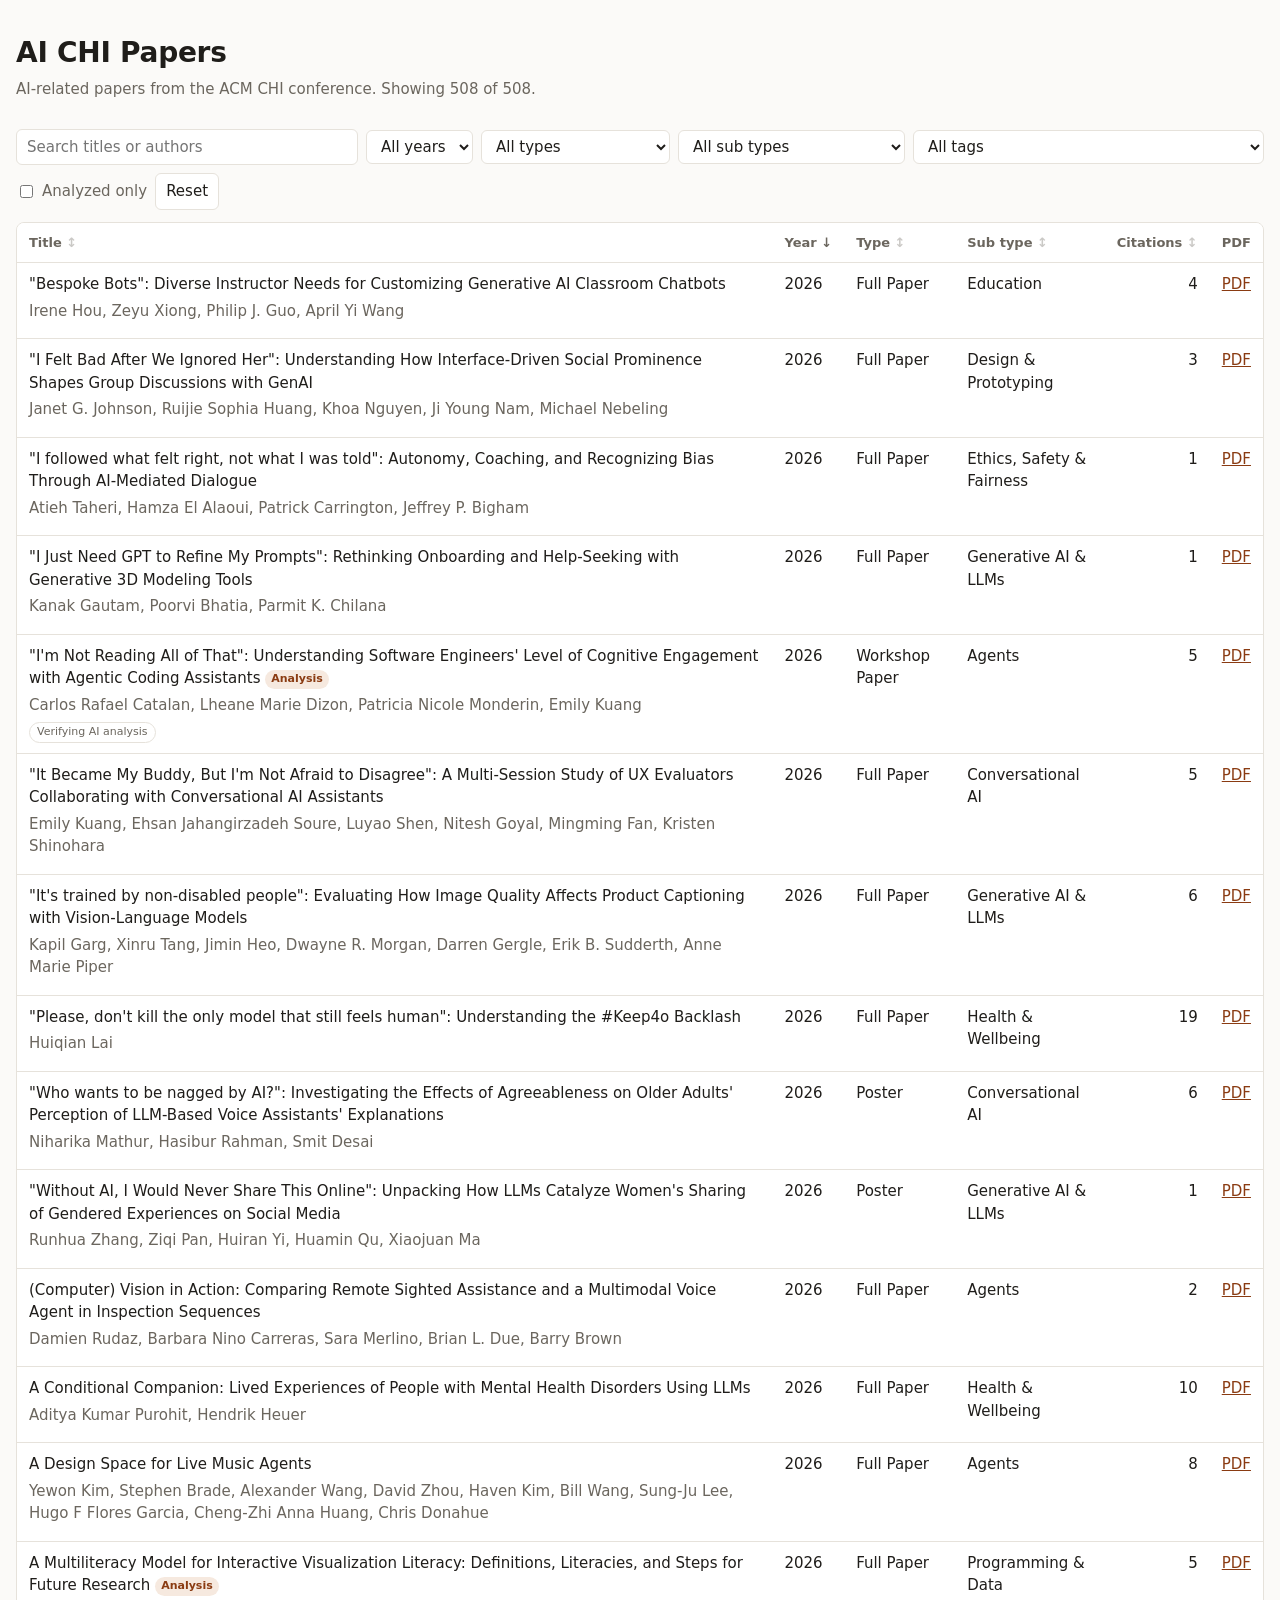
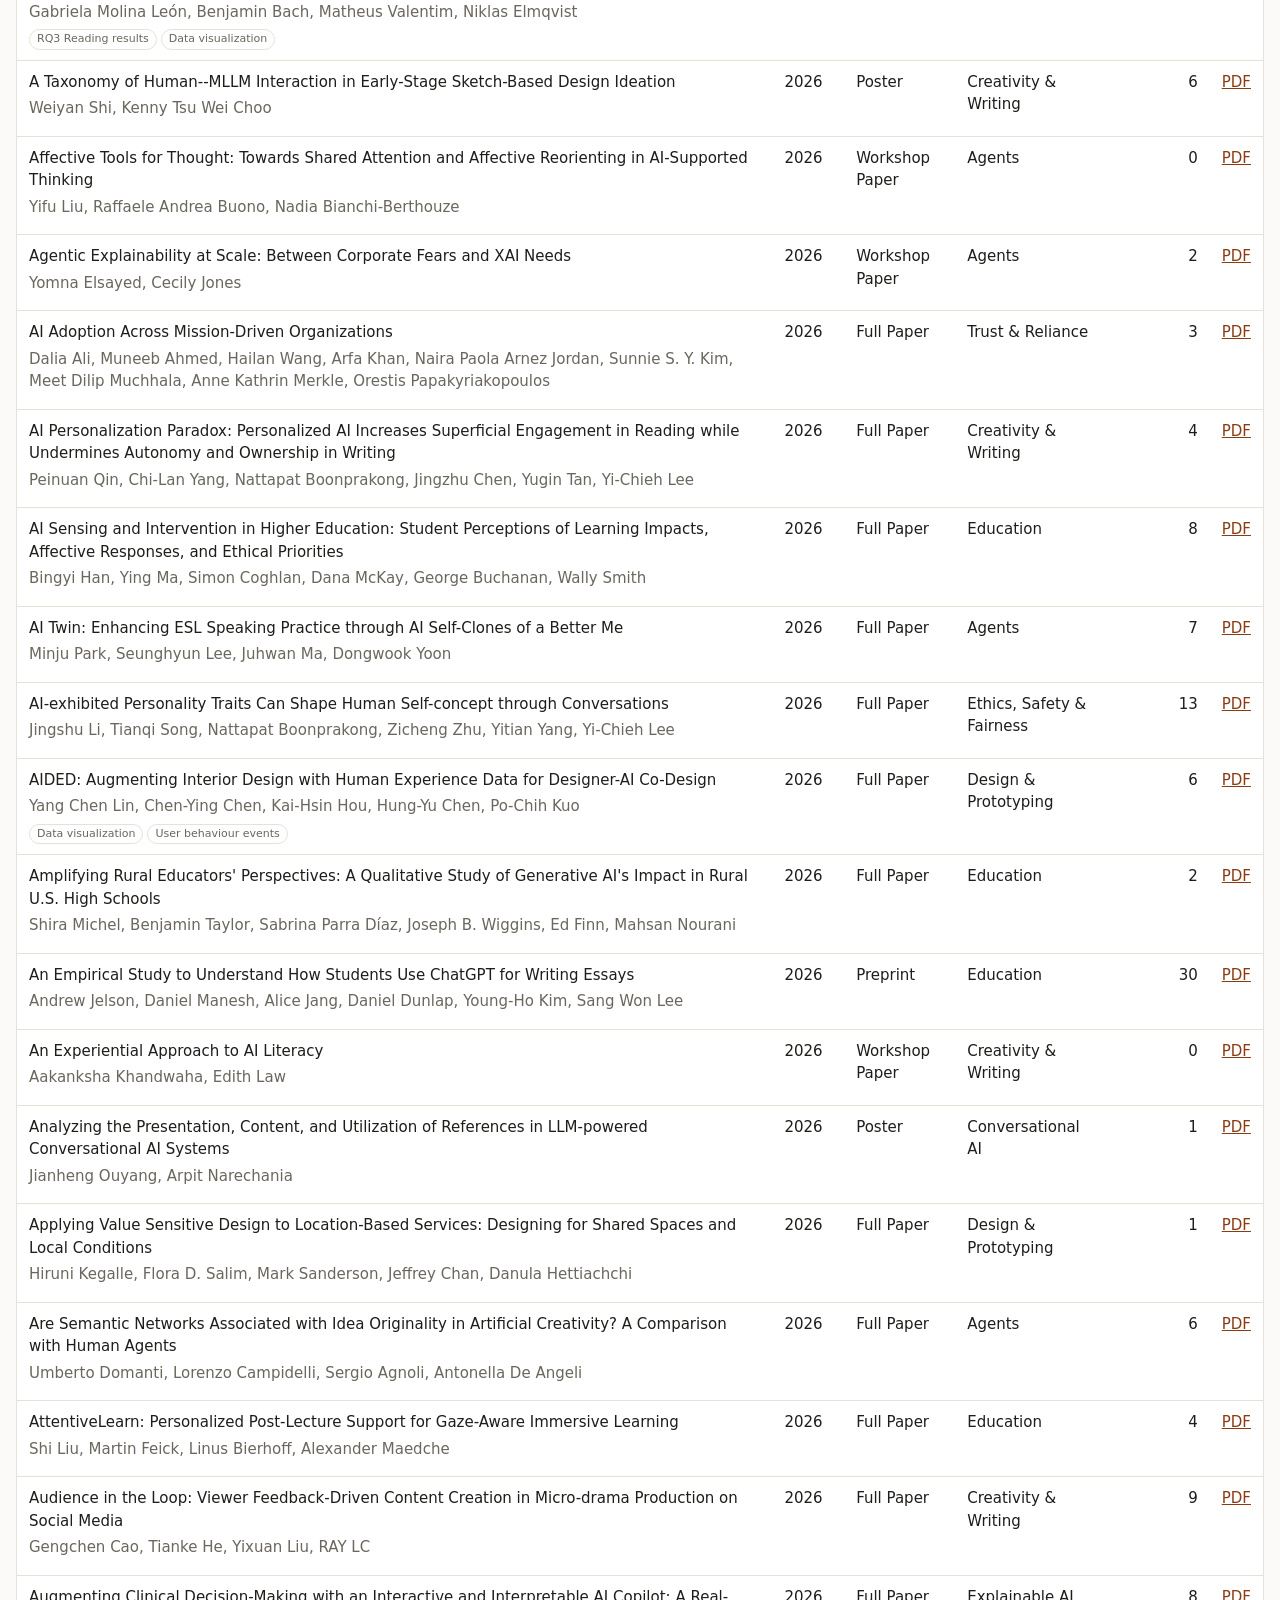
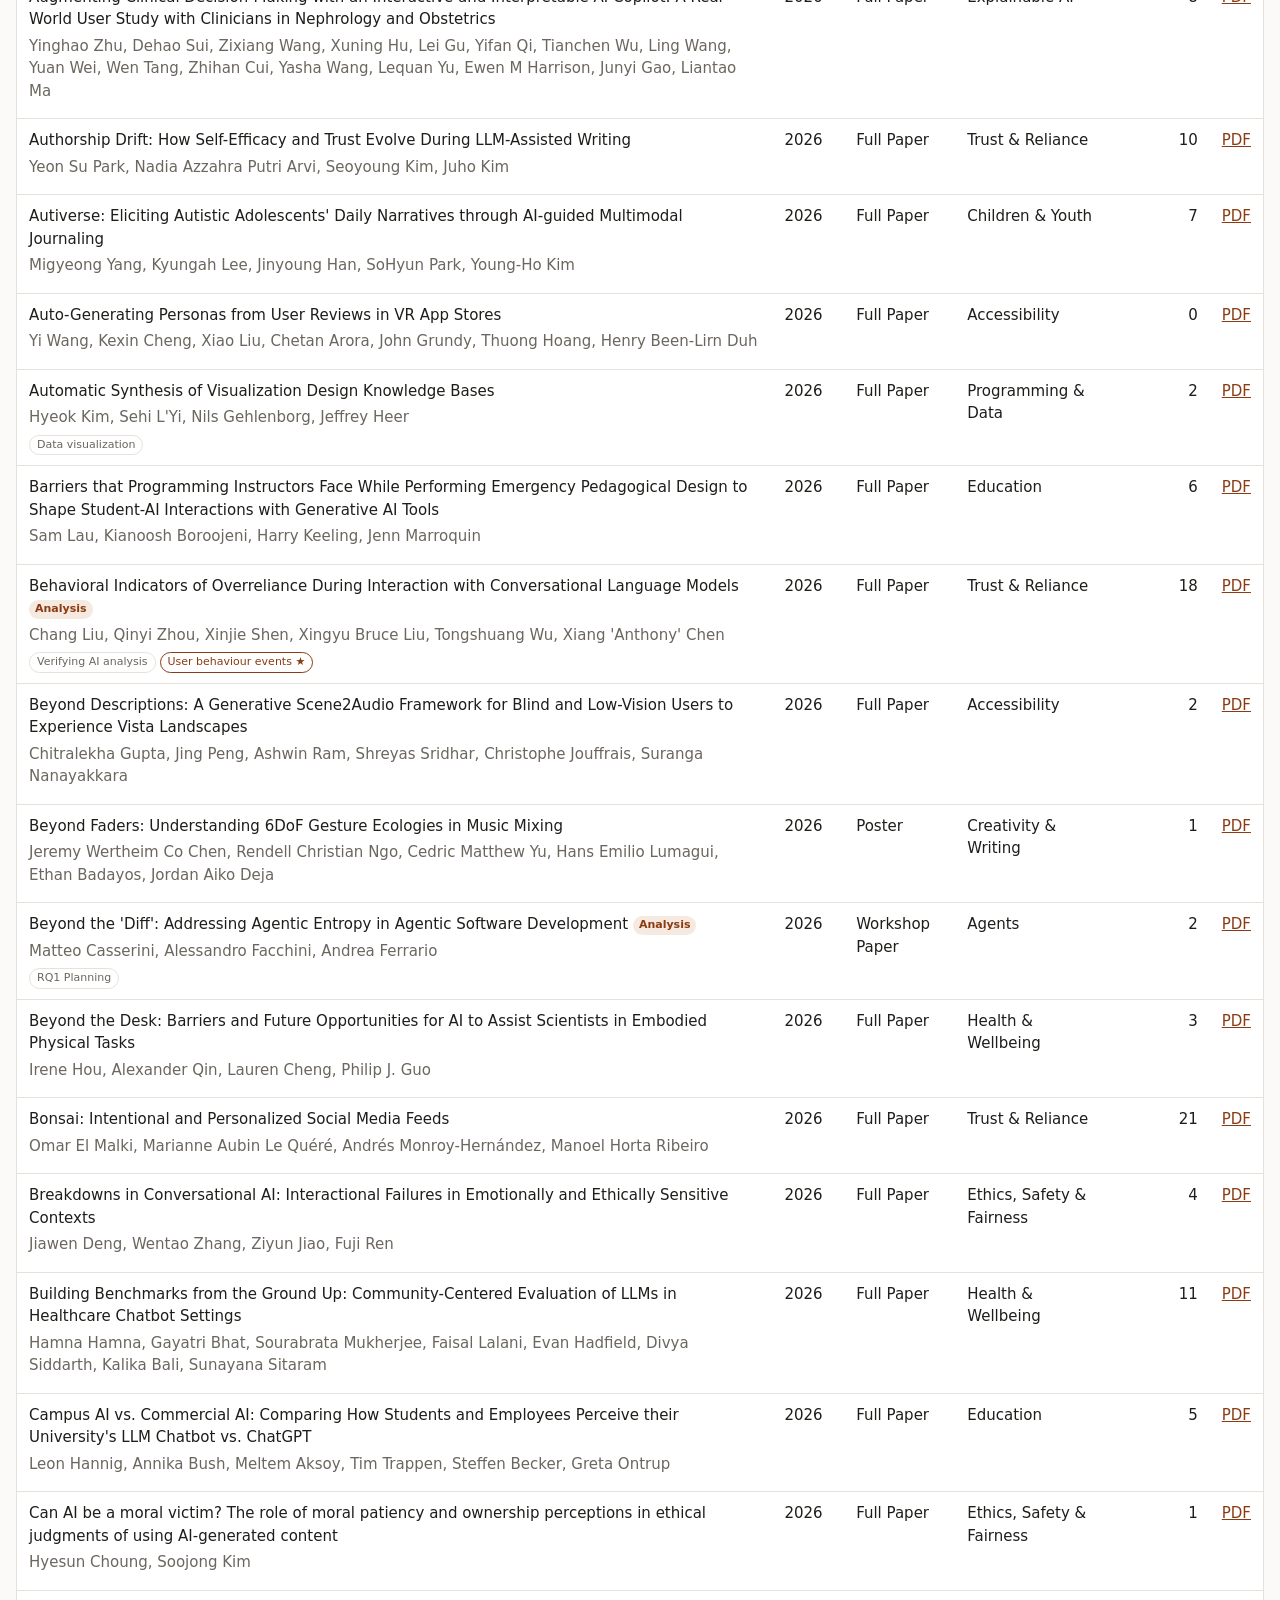
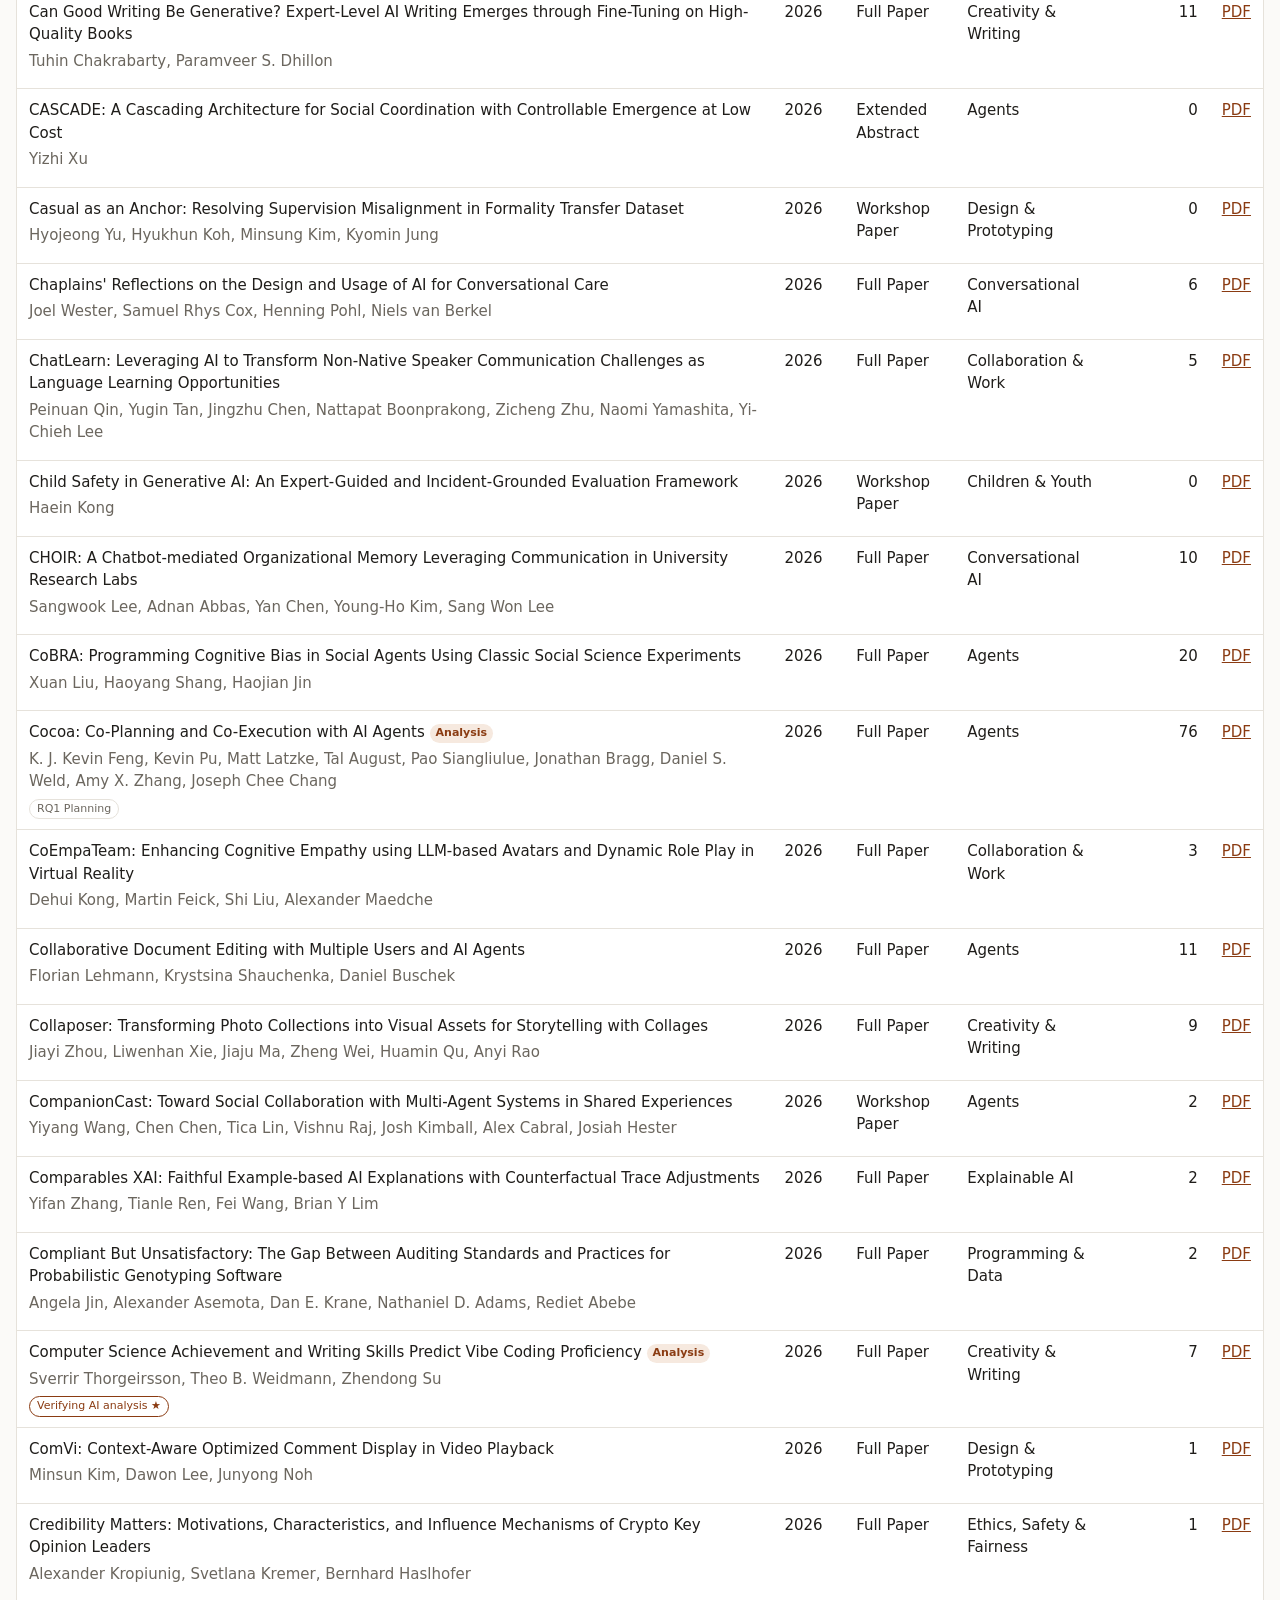
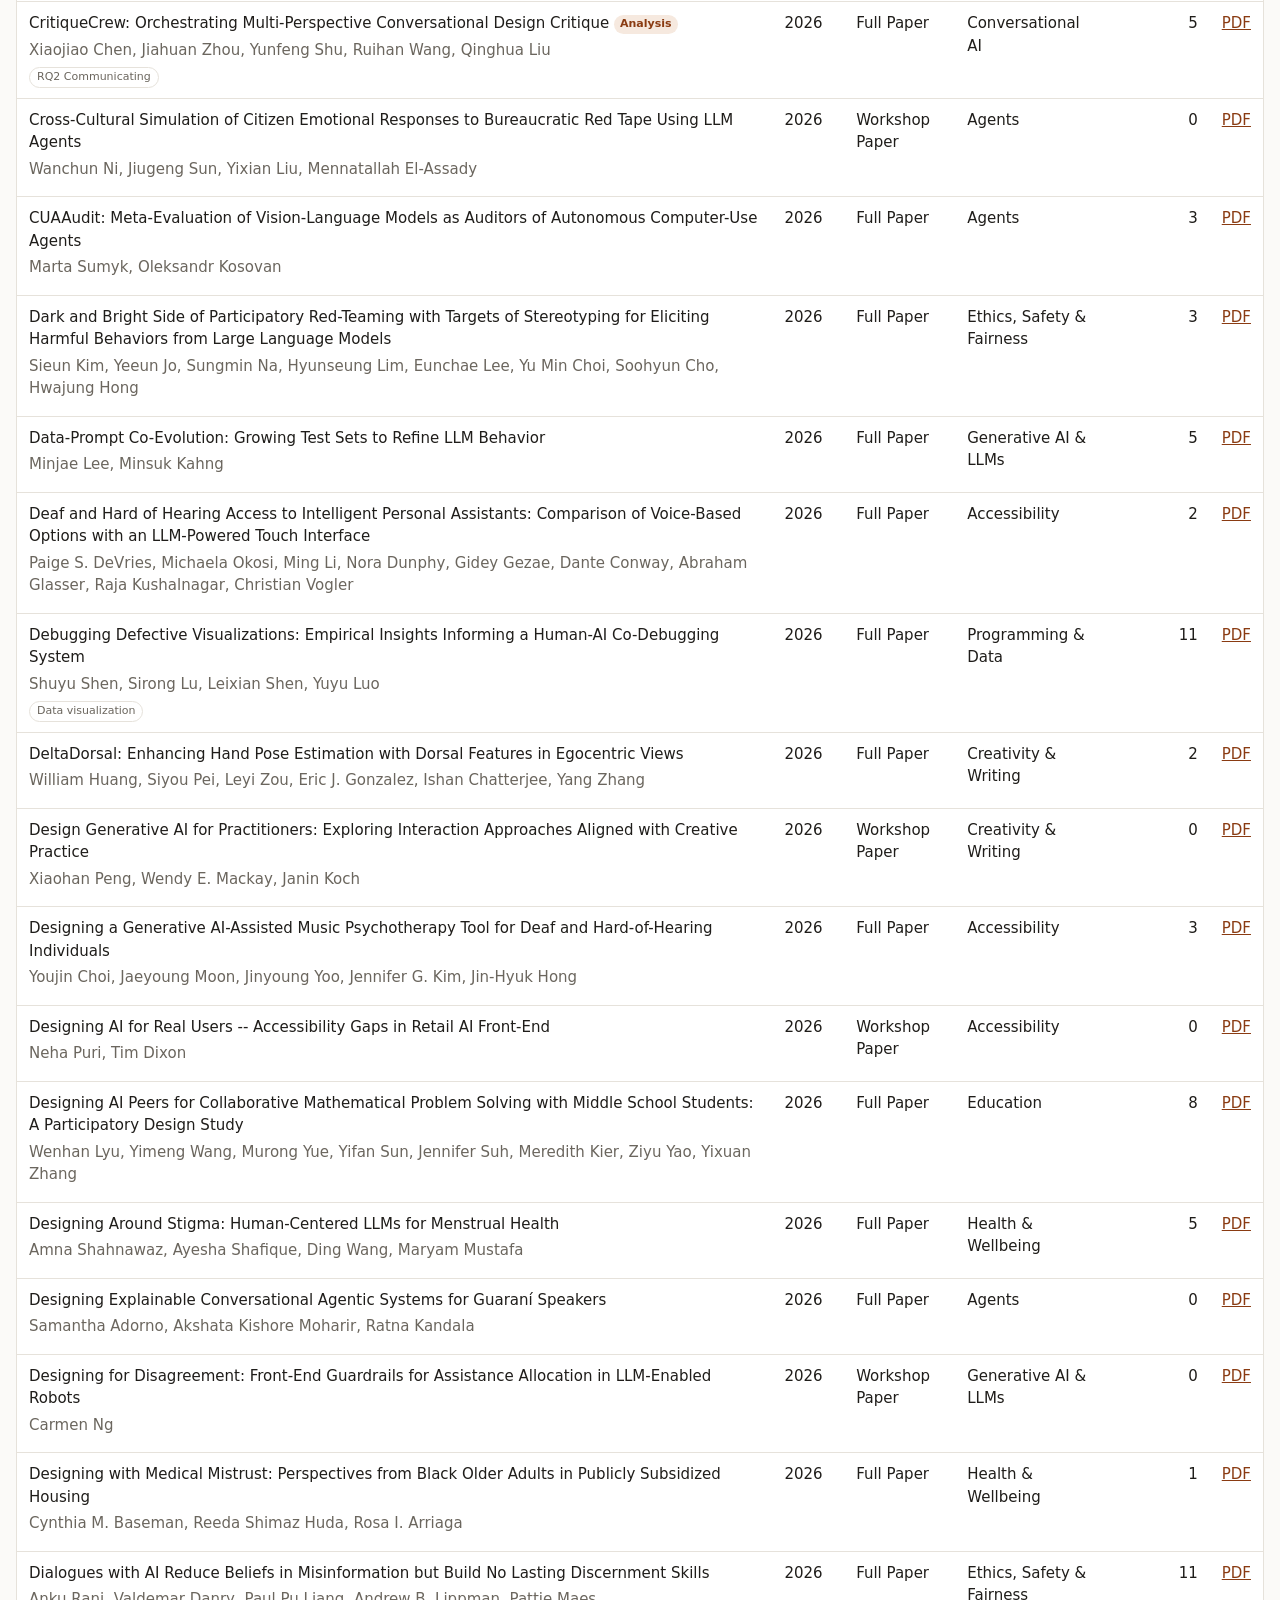
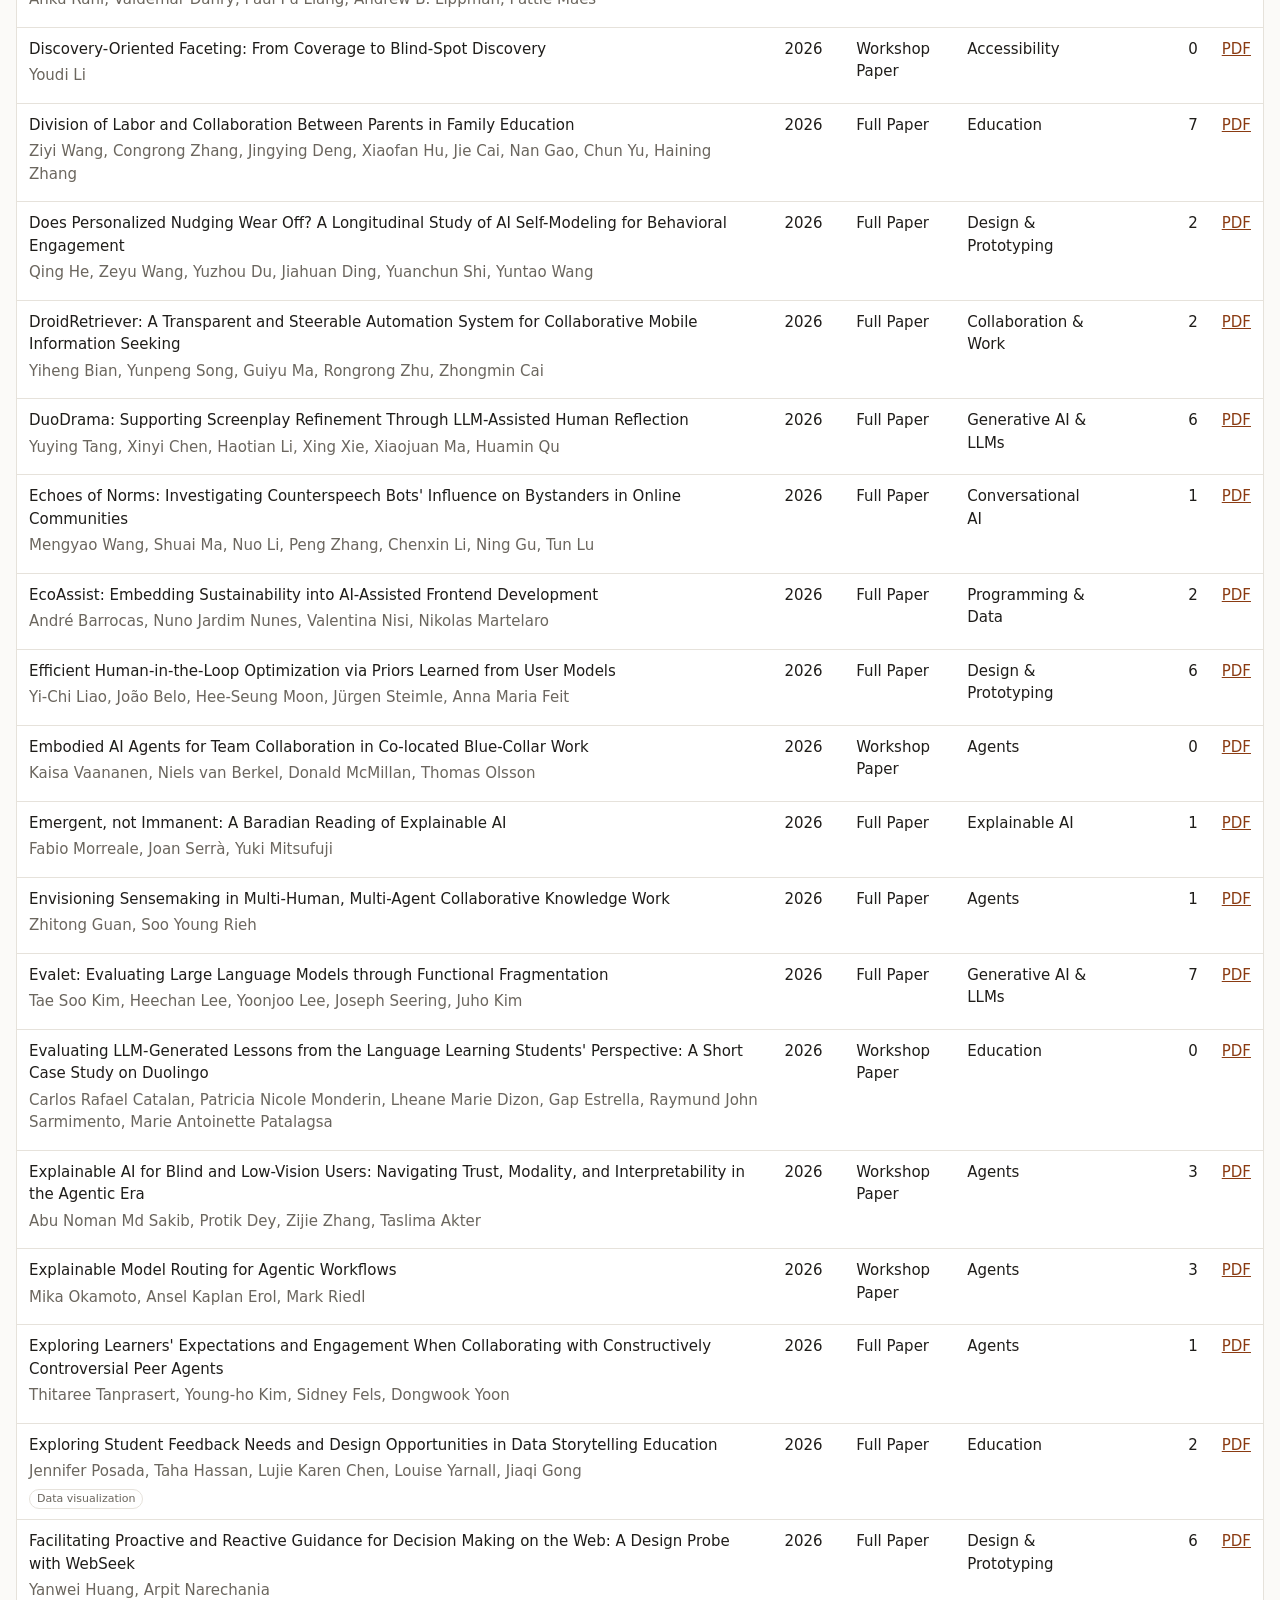
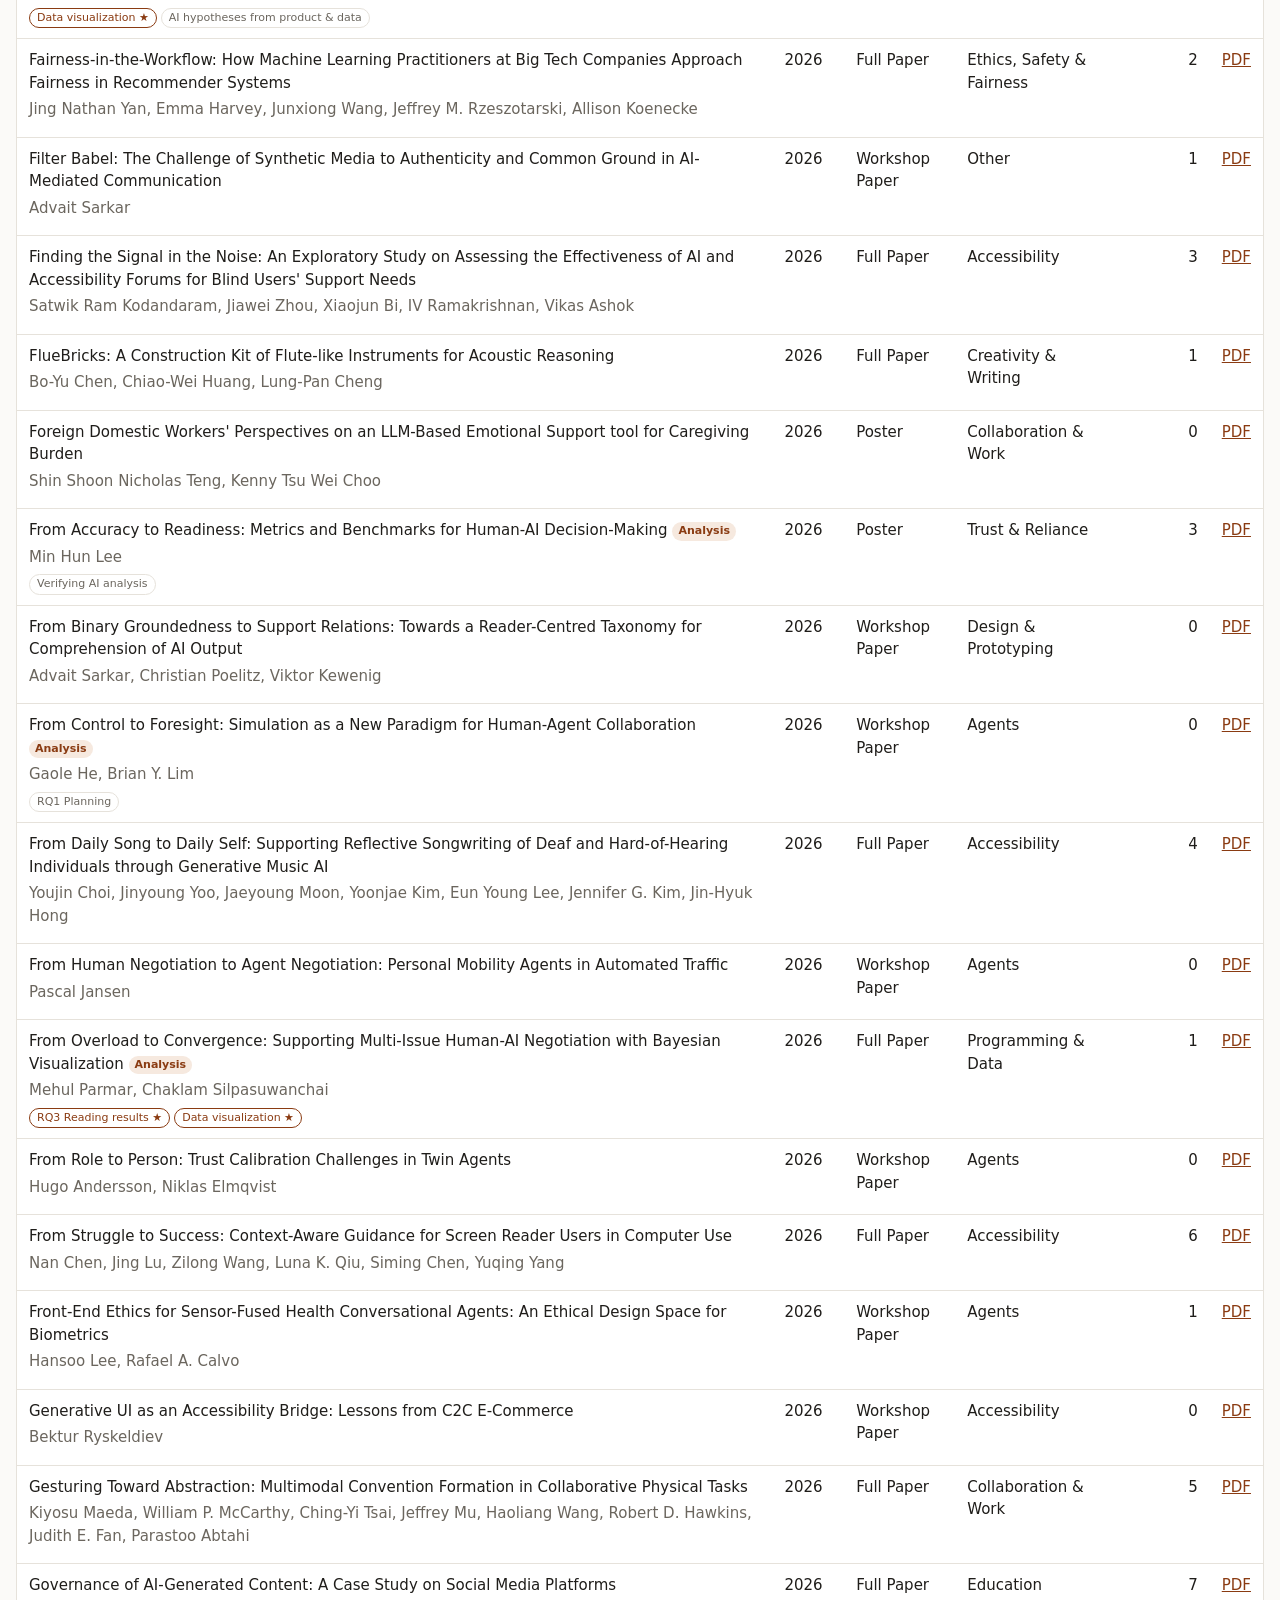
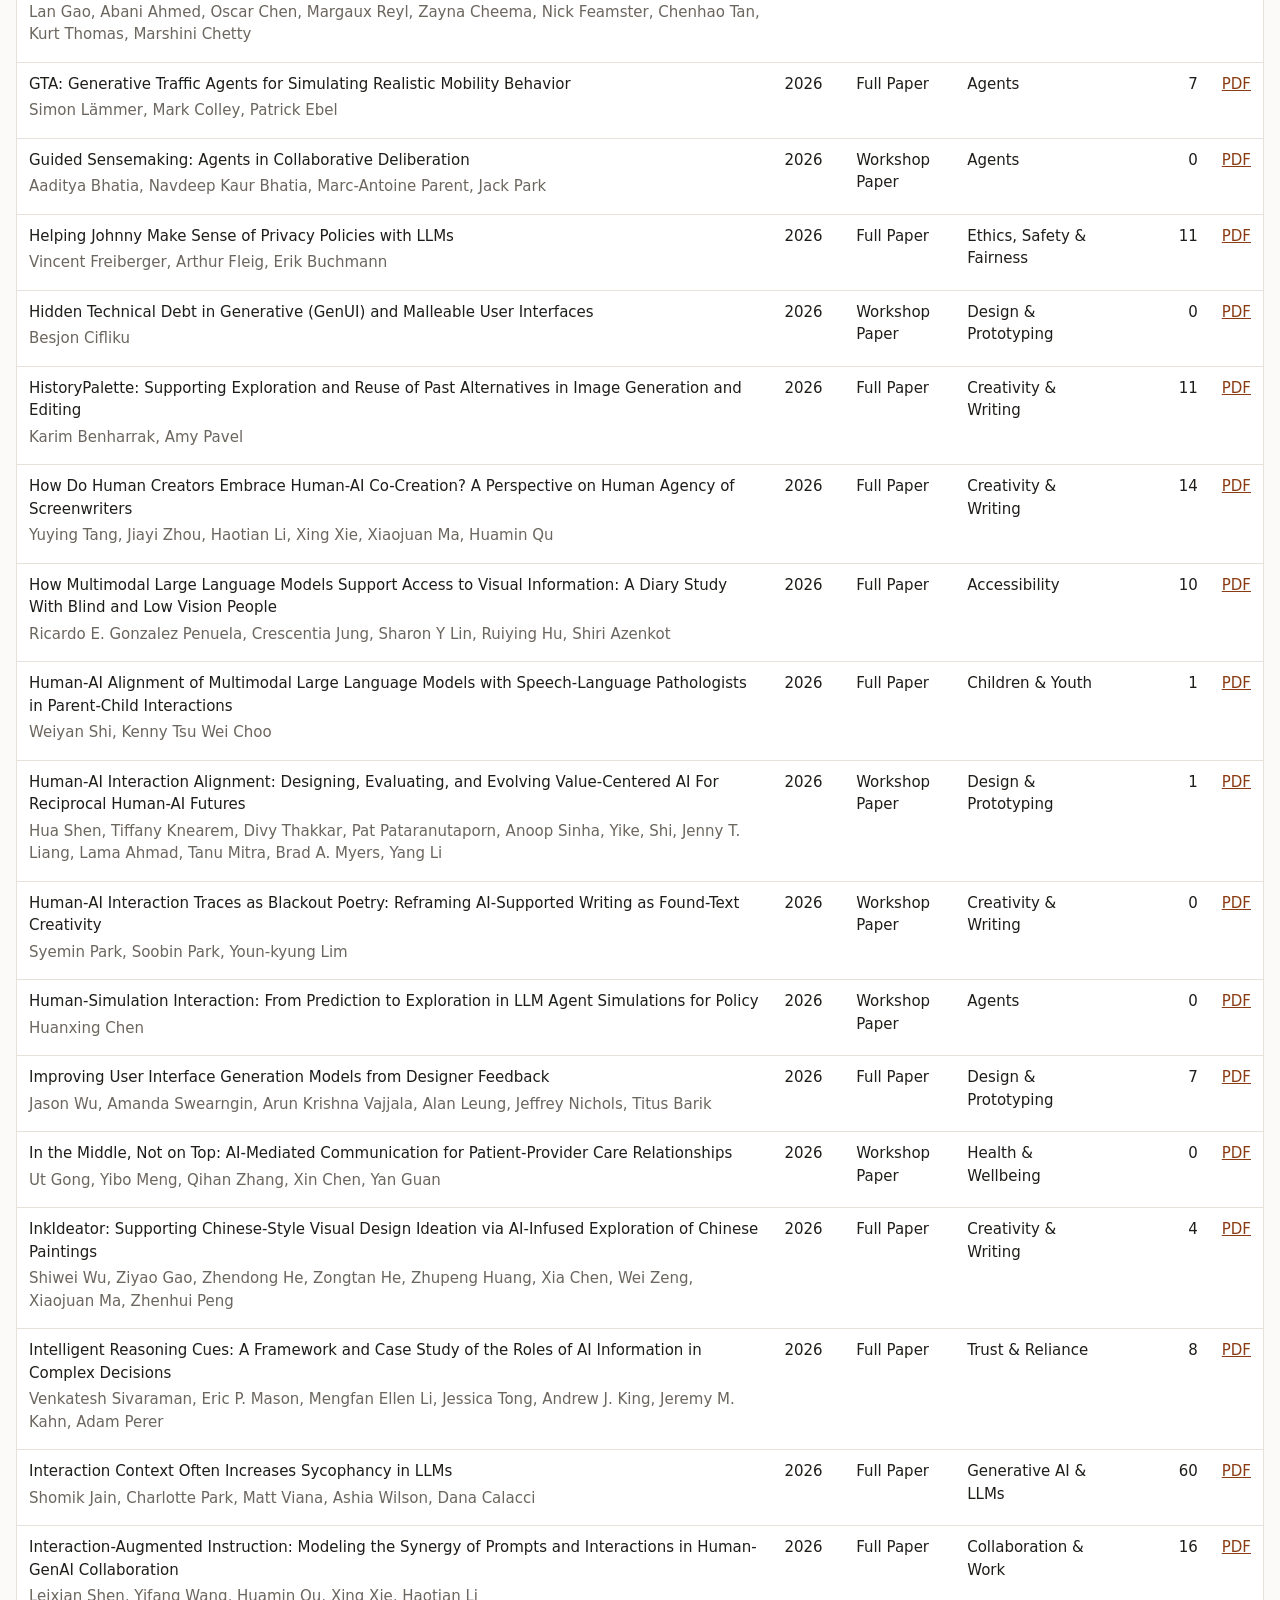
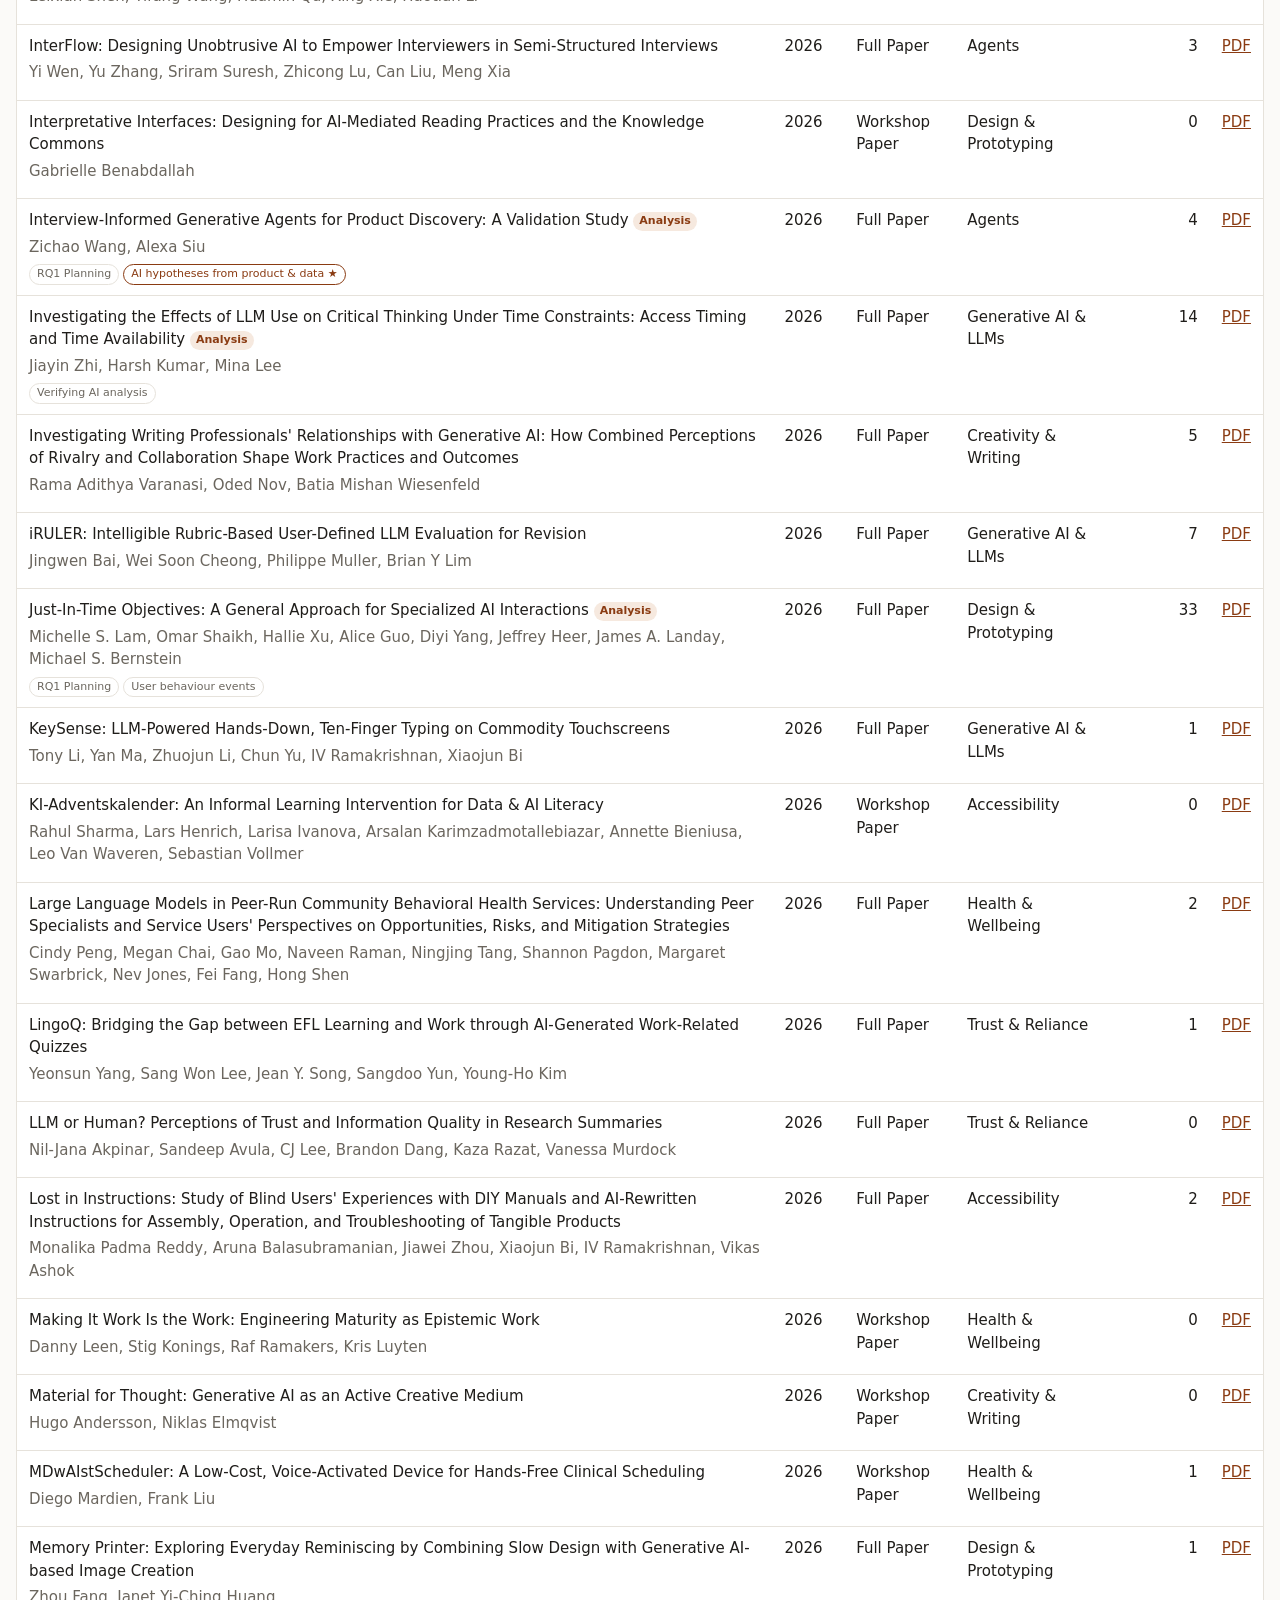
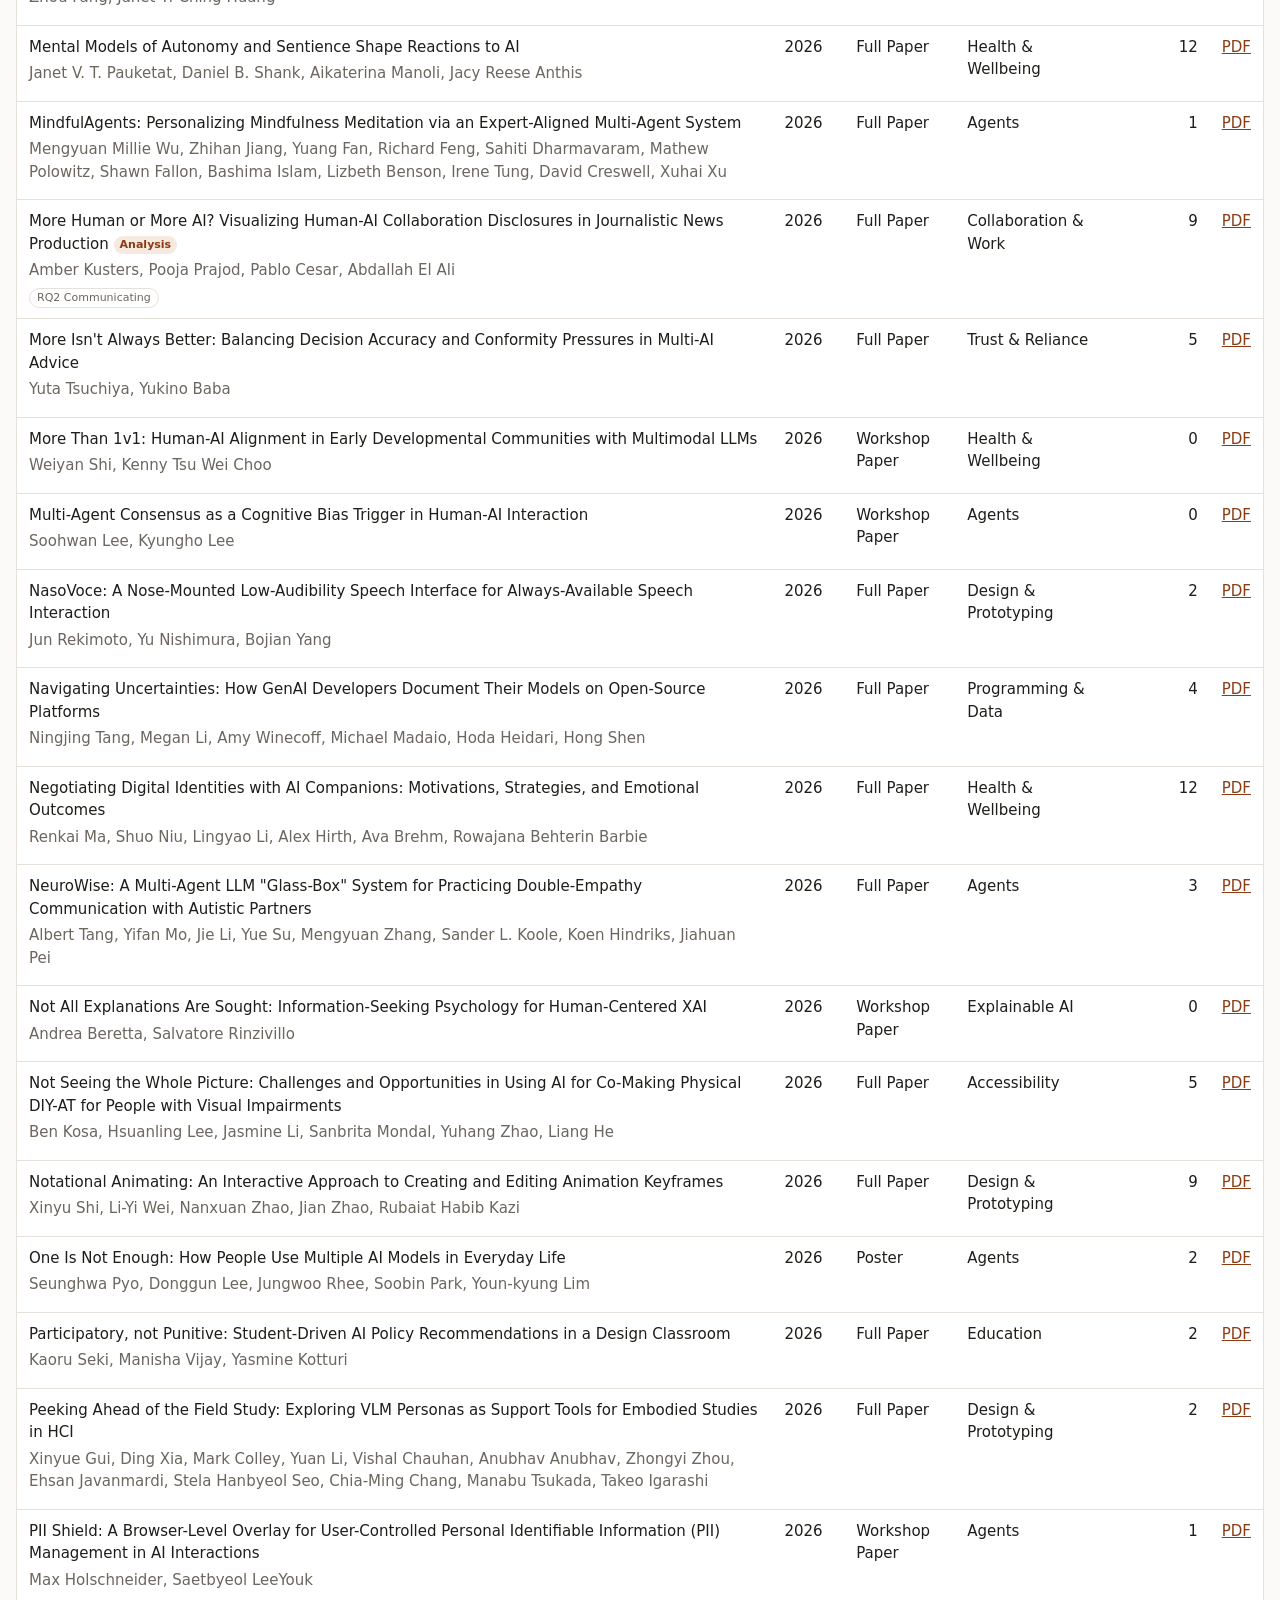
<file: index.html>
<!doctype html>
<html lang="en">
<head>
  <meta charset="utf-8">
  <meta name="viewport" content="width=device-width, initial-scale=1">
  <title>AI CHI Papers</title>
  <link rel="stylesheet" href="assets/style.css">
</head>
<body>
  <header class="page-header">
    <h1>AI CHI Papers</h1>
    <p class="subtitle">AI-related papers from the ACM CHI conference. <span id="count"></span></p>
  </header>

  <main>
    <section class="filters" aria-label="Filters">
      <input id="search" type="search" placeholder="Search titles or authors" aria-label="Search">
      <select id="filter-year" aria-label="Year"><option value="">All years</option></select>
      <select id="filter-type" aria-label="Type"><option value="">All types</option></select>
      <select id="filter-subtype" aria-label="Sub type"><option value="">All sub types</option></select>
      <select id="filter-tag" aria-label="Tag"><option value="">All tags</option></select>
      <label class="check"><input id="filter-important" type="checkbox"> Analyzed only</label>
      <button id="reset" type="button">Reset</button>
    </section>

    <div class="table-wrap">
      <table id="papers">
        <thead>
          <tr>
            <th data-key="title" class="sortable">Title</th>
            <th data-key="year" class="sortable">Year</th>
            <th data-key="type" class="sortable">Type</th>
            <th data-key="sub_type" class="sortable">Sub type</th>
            <th data-key="citations" class="sortable" title="Citation counts from Semantic Scholar, refreshed weekly">Citations</th>
            <th>PDF</th>
          </tr>
        </thead>
        <tbody></tbody>
      </table>
      <p id="empty" class="empty" hidden></p>
    </div>
  </main>

  <script src="assets/app.js"></script>
</body>
</html>
</file>
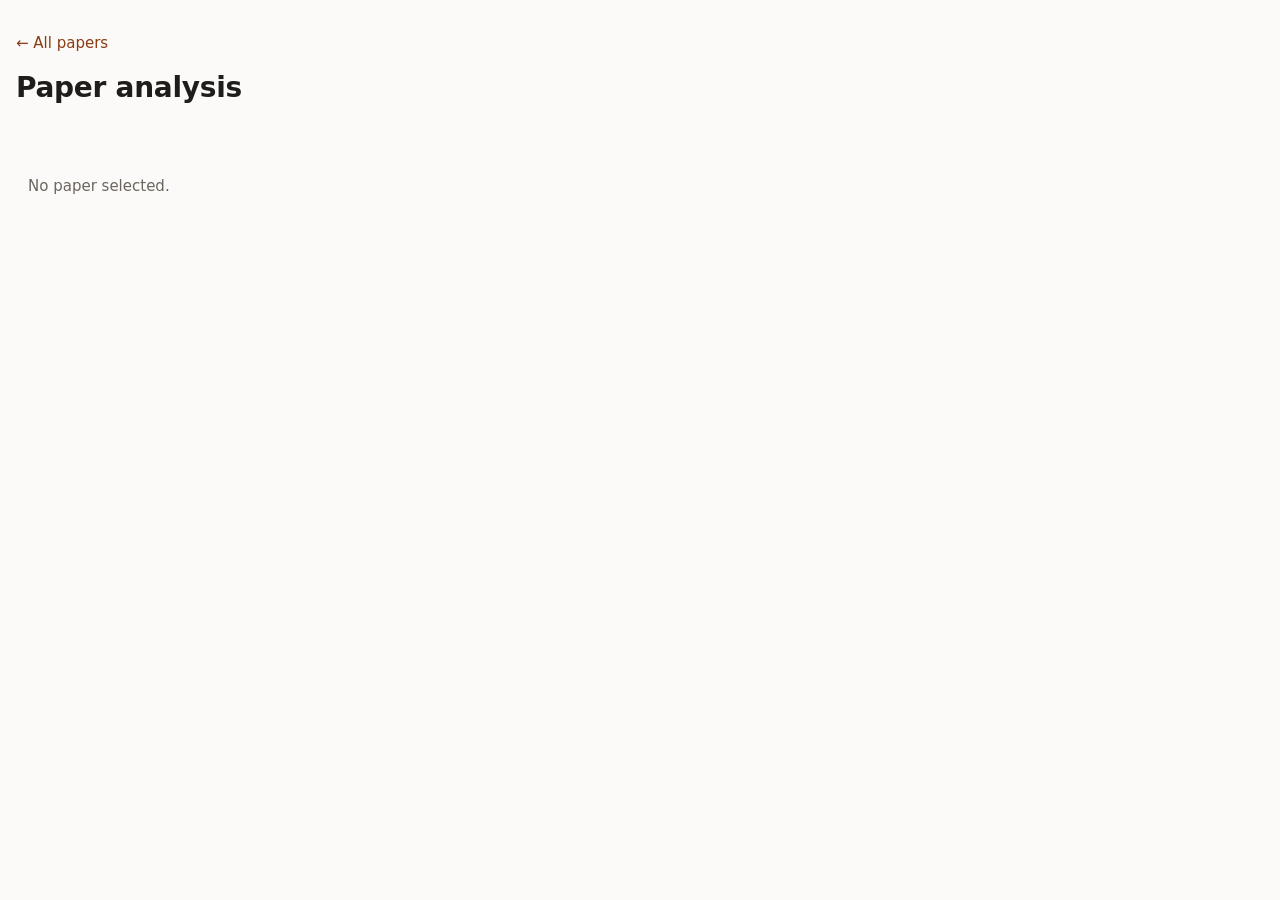
<file: paper.html>
<!doctype html>
<html lang="en">
<head>
  <meta charset="utf-8">
  <meta name="viewport" content="width=device-width, initial-scale=1">
  <title>Paper Analysis</title>
  <link rel="stylesheet" href="assets/style.css">
</head>
<body>
  <header class="page-header">
    <a class="back" href="index.html">&larr; All papers</a>
    <h1 id="title">Paper analysis</h1>
    <p class="authors" id="authors"></p>
    <p class="meta" id="meta"></p>
  </header>
  <main>
    <div id="hl-bar" class="hl-bar" hidden>
      <span class="hl-count"></span>
      <button type="button" class="hl-next" hidden>Jump to next</button>
      <button type="button" class="hl-clear" hidden>Clear all</button>
    </div>
    <article id="analysis" class="analysis"><p class="empty">Loading…</p></article>
  </main>
  <div id="hl-popup" class="hl-popup" hidden></div>
  <script src="assets/vendor/marked.min.js"></script>
  <script src="assets/vendor/purify.min.js"></script>
  <script src="assets/highlight.js"></script>
  <script src="assets/ask-ai.js"></script>
  <script src="assets/paper.js"></script>
</body>
</html>
</file>
<file: assets/style.css>
:root {
  --bg: #fbfaf8; --surface: #ffffff; --text: #1f1d1a; --muted: #6b665e;
  --border: #e6e2db; --accent: #8a3b12; --accent-soft: #f6e9df; --row-hover: #f5f2ec;
  color-scheme: light;
}
@media (prefers-color-scheme: dark) {
  :root:not([data-theme="light"]) {
    --bg: #181715; --surface: #211f1c; --text: #ece8e1; --muted: #a39d93;
    --border: #3a3631; --accent: #e8a27a; --accent-soft: #3a2a20; --row-hover: #2a2723;
    color-scheme: dark;
  }
}
* { box-sizing: border-box; }
body {
  margin: 0; background: var(--bg); color: var(--text);
  font: 15px/1.5 system-ui, -apple-system, "Segoe UI", sans-serif;
}
a { color: var(--accent); }
.page-header, main { max-width: 1280px; margin: 0 auto; padding: 0 16px; }
.page-header { padding-top: 32px; padding-bottom: 8px; }
h1 { margin: 0 0 4px; font-size: 28px; letter-spacing: -0.01em; }
.subtitle, .meta { color: var(--muted); margin: 0; }
.meta { display: flex; flex-wrap: wrap; gap: 6px 14px; }
.back { display: inline-block; margin-bottom: 12px; text-decoration: none; }

.filters { display: flex; flex-wrap: wrap; gap: 8px; align-items: center; margin: 20px 0 12px; }
.filters input[type="search"], .filters select, .filters button {
  font: inherit; color: inherit; background: var(--surface);
  border: 1px solid var(--border); border-radius: 6px; padding: 6px 10px;
}
.filters input[type="search"] { flex: 1 1 240px; min-width: 0; }
.filters button { cursor: pointer; }
.check { display: inline-flex; gap: 6px; align-items: center; color: var(--muted); }

.table-wrap { overflow-x: auto; background: var(--surface); border: 1px solid var(--border); border-radius: 8px; margin-bottom: 40px; }
table { width: 100%; border-collapse: collapse; }
th, td { text-align: left; padding: 10px 12px; border-bottom: 1px solid var(--border); vertical-align: top; }
th { position: sticky; top: 0; background: var(--surface); font-size: 13px; color: var(--muted); font-weight: 600; white-space: nowrap; }
th.sortable { cursor: pointer; user-select: none; }
th.sortable::after { content: " ↕"; opacity: 0.35; }
th[aria-sort="ascending"]::after { content: " ↑"; opacity: 1; }
th[aria-sort="descending"]::after { content: " ↓"; opacity: 1; }
tbody tr:hover { background: var(--row-hover); }
tbody tr:last-child td { border-bottom: 0; }
td.title { min-width: 320px; font-weight: 500; }
td.title a { color: var(--text); text-decoration: none; }
td.title a:hover { color: var(--accent); text-decoration: underline; }
td.num { text-align: right; font-variant-numeric: tabular-nums; }
th[data-key="citations"] { text-align: right; }
.authors { font-weight: 400; font-size: 13px; color: var(--muted); margin: 2px 0 0; }
.page-header td.num { text-align: right; font-variant-numeric: tabular-nums; }
th[data-key="citations"] { text-align: right; }
.authors { font-size: 15px; margin: 4px 0 6px; }
.note { color: var(--muted); font-size: 13px; }
.badge { display: inline-block; font-size: 11px; font-weight: 600; padding: 1px 6px; border-radius: 999px; background: var(--accent-soft); color: var(--accent); vertical-align: 1px; }
.tags { display: flex; flex-wrap: wrap; gap: 4px; margin-top: 4px; }
.tag { font-size: 11px; font-weight: 500; padding: 1px 7px; border-radius: 999px; border: 1px solid var(--border); color: var(--muted); }
.tag.key { border-color: var(--accent); color: var(--accent); }
.tag-notes { margin: 16px 0; padding: 12px 14px; background: var(--surface); border: 1px solid var(--border); border-radius: 8px; }
.tag-notes h2 { margin: 0 0 6px; font-size: 15px; }
.tag-notes p { margin: 4px 0; }
.empty { color: var(--muted); padding: 24px 12px; margin: 0; }

.analysis { max-width: 760px; padding: 16px 0 64px; }
.analysis h2 { margin-top: 2em; font-size: 20px; }
.analysis h3 { margin-top: 1.5em; font-size: 16px; }
.analysis blockquote { margin: 1em 0; padding: 0 1em; border-left: 3px solid var(--border); color: var(--muted); }
.analysis code { background: var(--row-hover); padding: 1px 4px; border-radius: 4px; }
.analysis table { margin: 1em 0; border: 1px solid var(--border); }

.hl-bar { max-width: 760px; display: flex; flex-wrap: wrap; align-items: center; gap: 8px; margin-top: 12px; font-size: 13px; color: var(--muted); }
.hl-bar button, .hl-popup button {
  font: inherit; font-size: 13px; color: inherit; background: var(--surface);
  border: 1px solid var(--border); border-radius: 6px; padding: 3px 10px; cursor: pointer;
}
.hl-count { margin-right: auto; }
.hl-popup { position: absolute; z-index: 10; }
.hl-popup button { background: var(--text); color: var(--bg); border-color: var(--text); box-shadow: 0 2px 8px rgb(0 0 0 / 0.2); }
mark.hl { background: #fde68a; color: #1f1d1a; border-radius: 2px; cursor: pointer; }
mark.hl.flash { animation: hl-flash 1s ease-out; }
@keyframes hl-flash { from { background: #f59e0b; } to { background: #fde68a; } }
@media (prefers-color-scheme: dark) {
  :root:not([data-theme="light"]) mark.hl { background: #a16207; color: #fef9c3; }
  :root:not([data-theme="light"]) mark.hl.flash { animation: none; }
}
.hl-popup { display: flex; gap: 4px; }

/* Ask AI panel */
.ai-toggle {
  position: fixed; right: 20px; bottom: 20px; z-index: 20;
  font: inherit; font-weight: 600; color: var(--bg); background: var(--accent);
  border: 0; border-radius: 999px; padding: 10px 18px; cursor: pointer; box-shadow: 0 2px 10px rgb(0 0 0 / 0.2);
}
body.ai-open .ai-toggle { display: none; }
.ai-panel {
  position: fixed; top: 0; right: 0; bottom: 0; z-index: 30; width: 400px; max-width: 100%;
  display: flex; flex-direction: column; gap: 8px; padding: 12px;
  background: var(--surface); border-left: 1px solid var(--border); box-shadow: -4px 0 16px rgb(0 0 0 / 0.08);
  font-size: 14px;
}
.ai-panel[hidden] { display: none; }
@media (min-width: 1100px) { body.ai-open { padding-right: 400px; } }
@media (max-width: 700px) {
  .ai-panel { top: auto; height: 75vh; width: 100%; border-left: 0; border-top: 1px solid var(--border); border-radius: 12px 12px 0 0; }
}
.ai-head { display: flex; align-items: center; gap: 8px; }
.ai-status { font-size: 12px; color: var(--muted); margin-right: auto; }
.ai-status[data-kind="ok"]::before { content: "● "; color: #16a34a; }
.ai-status[data-kind="err"]::before, .ai-status[data-kind="warn"]::before { content: "● "; color: #dc2626; }
.ai-panel button, .ai-panel select, .ai-panel input[type="url"], .ai-panel textarea {
  font: inherit; color: inherit; background: var(--surface); border: 1px solid var(--border); border-radius: 6px;
}
.ai-panel button { padding: 3px 10px; cursor: pointer; font-size: 13px; }
.ai-panel button:hover { background: var(--row-hover); }
.ai-close { border: 0 !important; font-size: 18px !important; line-height: 1; }
.ai-tools { display: flex; align-items: flex-start; gap: 8px; font-size: 13px; }
.ai-tools > button { margin-left: auto; }
.ai-settings { flex: 1; color: var(--muted); }
.ai-settings summary { cursor: pointer; }
.ai-settings label { display: flex; align-items: center; gap: 6px; margin: 6px 0; }
.ai-settings select, .ai-settings input[type="url"] { flex: 1; min-width: 0; padding: 3px 6px; }
.ai-quick { display: flex; flex-wrap: wrap; gap: 4px; }
.ai-quick button { border-radius: 999px !important; font-size: 12px !important; }
.ai-log { flex: 1; overflow-y: auto; display: flex; flex-direction: column; gap: 8px; padding: 4px 0; }
.ai-msg { padding: 8px 10px; border-radius: 8px; line-height: 1.5; overflow-wrap: anywhere; }
.ai-msg > :first-child { margin-top: 0; }
.ai-msg > :last-child { margin-bottom: 0; }
.ai-msg ul, .ai-msg ol { padding-left: 1.3em; }
.ai-msg code { background: var(--row-hover); padding: 1px 4px; border-radius: 4px; }
.ai-user { align-self: flex-end; max-width: 88%; background: var(--accent-soft); white-space: pre-wrap; }
.ai-assistant { background: var(--bg); border: 1px solid var(--border); }
.ai-assistant.pending { color: var(--muted); font-style: italic; }
.ai-error { color: #dc2626; }
.ai-help { background: var(--accent-soft); font-size: 13px; }
.ai-form { display: flex; flex-wrap: wrap; gap: 6px; align-items: flex-end; }
.ai-form textarea { flex: 1; min-width: 0; resize: vertical; padding: 6px 8px; }
.ai-send { background: var(--accent) !important; color: var(--bg); border-color: var(--accent) !important; padding: 6px 14px !important; }
.ai-quote { flex-basis: 100%; display: flex; gap: 6px; align-items: flex-start; font-size: 12px; color: var(--muted); border-left: 3px solid var(--accent); padding: 2px 0 2px 8px; }
.ai-quote[hidden] { display: none; }
.ai-quote span { flex: 1; font-style: italic; }
.ai-quote button { border: 0 !important; padding: 0 4px !important; }
</file>
